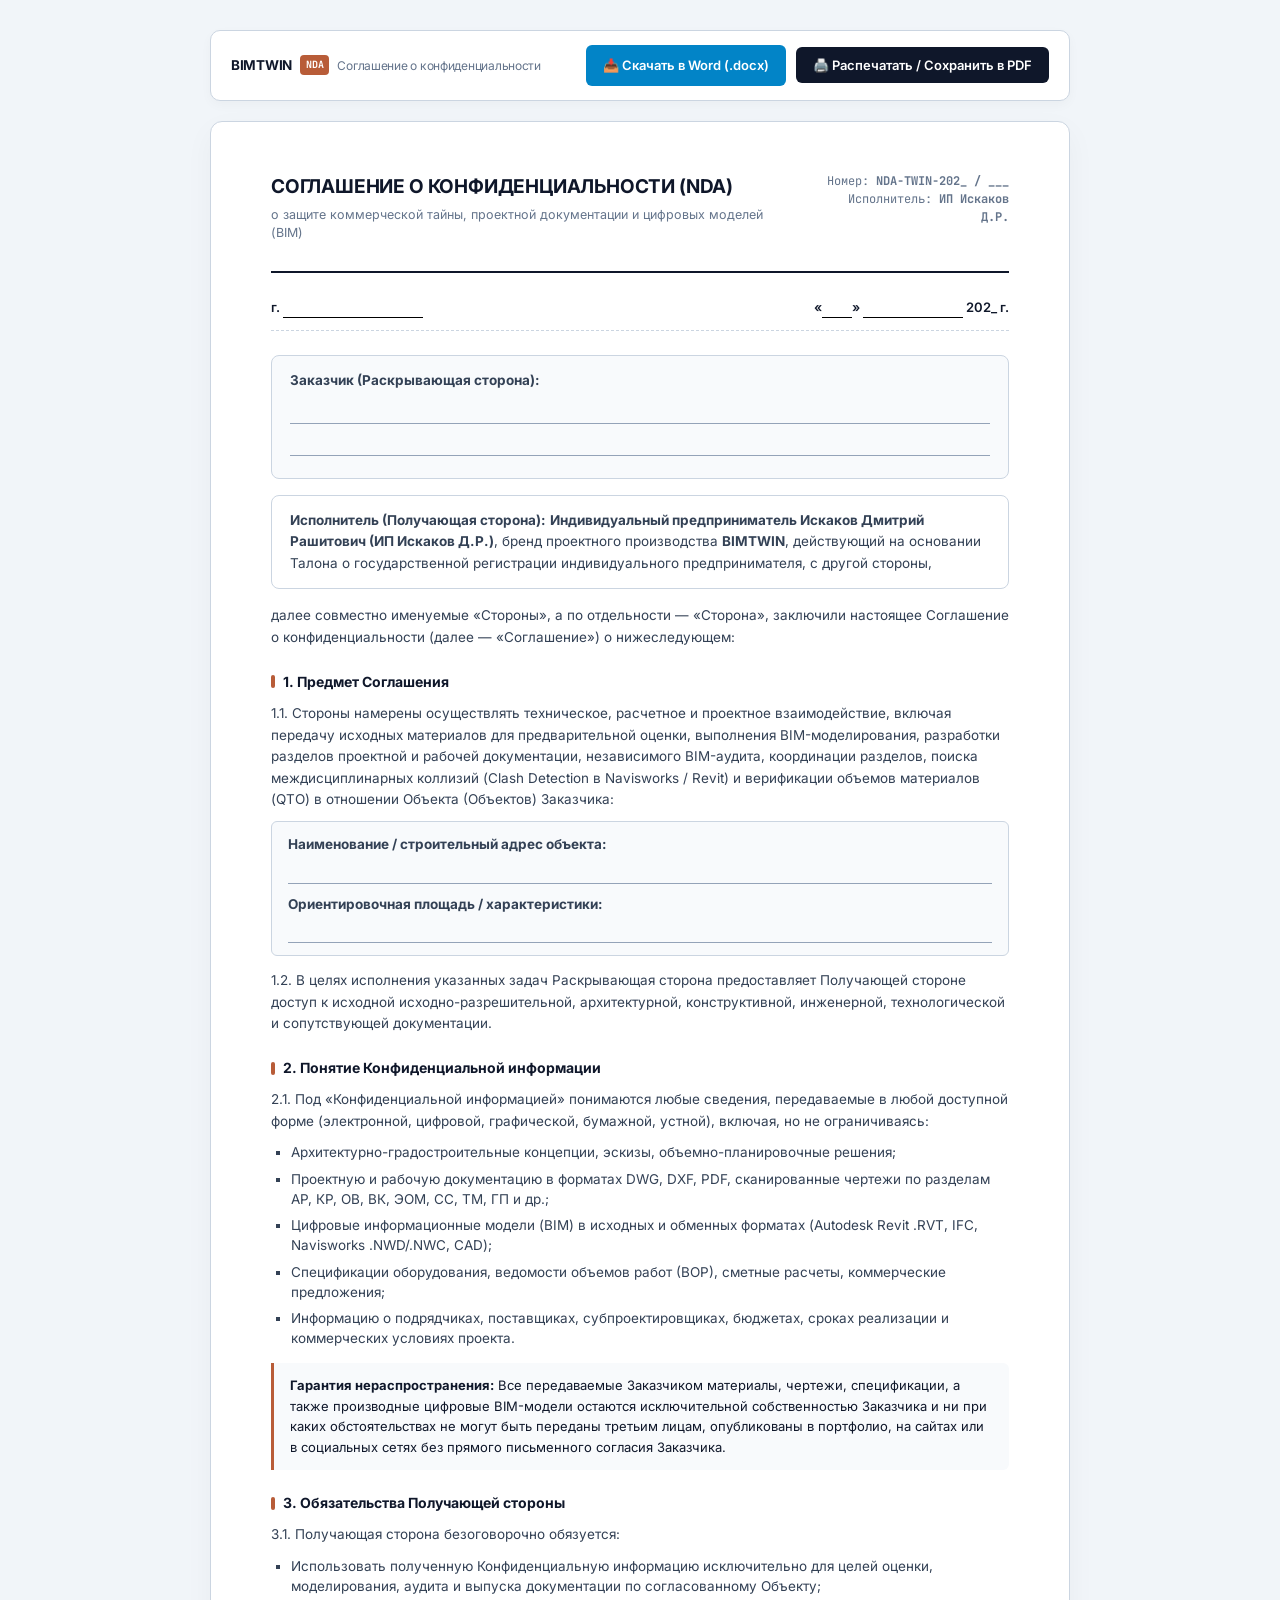
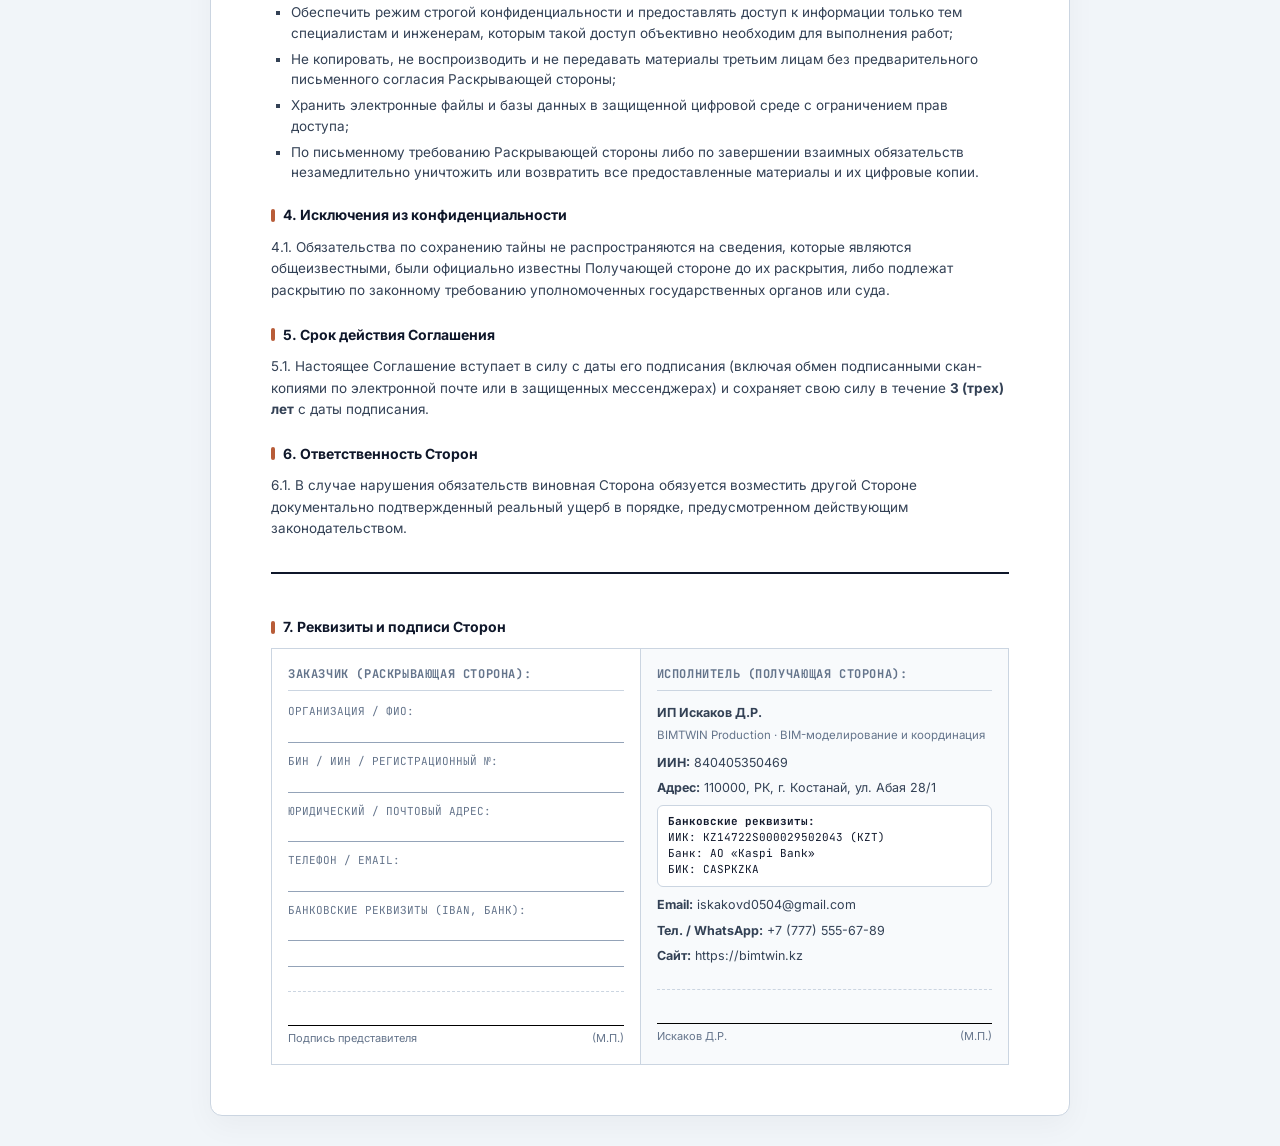
<file: nda.html>
<!DOCTYPE html>
<html lang="ru">
<head>
  <meta charset="utf-8" />
  <meta name="viewport" content="width=device-width, initial-scale=1" />
  <title>Соглашение о неразглашении конфиденциальной информации (NDA) | BIMTWIN</title>
  <style>
    @import url('https://fonts.googleapis.com/css2?family=Inter:wght@400;500;600;700&family=JetBrains+Mono:wght@400;500&display=swap');

    :root {
      --bg: #f1f5f9;
      --paper: #ffffff;
      --text: #0f172a;
      --muted: #64748b;
      --border: #cbd5e1;
      --primary: #0f172a;
      --accent: #b85c38;
      --font: 'Inter', -apple-system, BlinkMacSystemFont, 'Segoe UI', Roboto, sans-serif;
      --mono: 'JetBrains Mono', monospace;
    }

    * { box-sizing: border-box; margin: 0; padding: 0; }
    
    body {
      background: var(--bg);
      color: var(--text);
      font-family: var(--font);
      line-height: 1.6;
      font-size: 13.5px;
      padding: 30px 15px;
      -webkit-font-smoothing: antialiased;
    }

    .toolbar {
      max-width: 860px;
      margin: 0 auto 20px;
      display: flex;
      justify-content: space-between;
      align-items: center;
      gap: 12px;
      background: var(--paper);
      padding: 14px 20px;
      border-radius: 10px;
      border: 1px solid var(--border);
      box-shadow: 0 4px 12px rgba(0,0,0,0.03);
    }

    .toolbar__brand {
      display: flex;
      align-items: center;
      gap: 8px;
      font-weight: 700;
      letter-spacing: -0.02em;
    }

    .toolbar__brand span {
      background: var(--accent);
      color: #fff;
      font-size: 10px;
      padding: 2px 6px;
      border-radius: 4px;
      font-family: var(--mono);
    }

    .toolbar__actions {
      display: flex;
      gap: 10px;
      align-items: center;
    }

    .btn {
      display: inline-flex;
      align-items: center;
      gap: 8px;
      padding: 9px 16px;
      font-size: 13px;
      font-weight: 600;
      border-radius: 6px;
      cursor: pointer;
      text-decoration: none;
      transition: all .15s ease;
      font-family: var(--font);
      border: 1px solid transparent;
    }

    .btn-docx {
      background: #0284c7;
      color: #ffffff;
    }
    .btn-docx:hover { background: #0369a1; }

    .btn-print {
      background: var(--primary);
      color: #ffffff;
    }
    .btn-print:hover { opacity: 0.9; }

    .paper {
      max-width: 860px;
      margin: 0 auto;
      background: var(--paper);
      padding: 50px 60px;
      border-radius: 12px;
      border: 1px solid var(--border);
      box-shadow: 0 10px 30px rgba(0,0,0,0.04);
    }

    .doc-header {
      border-bottom: 2px solid var(--primary);
      padding-bottom: 20px;
      margin-bottom: 24px;
      display: flex;
      justify-content: space-between;
      align-items: flex-start;
      gap: 20px;
    }

    .doc-title h1 {
      font-size: 19px;
      font-weight: 700;
      letter-spacing: -0.01em;
      margin-bottom: 4px;
      color: var(--primary);
    }

    .doc-title p {
      color: var(--muted);
      font-size: 12.5px;
      line-height: 1.4;
    }

    .doc-meta {
      text-align: right;
      font-family: var(--mono);
      font-size: 12px;
      color: var(--muted);
      line-height: 1.5;
    }

    .city-date-row {
      display: flex;
      justify-content: space-between;
      margin-bottom: 24px;
      font-weight: 600;
      font-size: 13px;
      color: var(--text);
      border-bottom: 1px dashed var(--border);
      padding-bottom: 12px;
    }

    .fill-line {
      display: inline-block;
      min-width: 180px;
      border-bottom: 1px solid #000;
      vertical-align: bottom;
    }

    .preamble {
      margin-bottom: 20px;
      text-align: left;
    }

    .preamble-block {
      background: #f8fafc;
      border: 1px solid var(--border);
      border-radius: 8px;
      padding: 14px 18px;
      margin-bottom: 16px;
    }

    .preamble-block p {
      margin-bottom: 8px;
      text-align: left;
    }
    .preamble-block p:last-child { margin-bottom: 0; }

    .line-slot {
      display: block;
      width: 100%;
      height: 24px;
      border-bottom: 1px solid #94a3b8;
      margin-top: 4px;
      margin-bottom: 8px;
    }

    h2 {
      font-size: 14px;
      font-weight: 700;
      margin: 22px 0 10px;
      color: var(--primary);
      display: flex;
      align-items: center;
      gap: 8px;
    }

    h2::before {
      content: "";
      display: inline-block;
      width: 4px;
      height: 13px;
      background: var(--accent);
      border-radius: 2px;
    }

    p {
      margin-bottom: 10px;
      color: #334155;
      text-align: left;
      line-height: 1.6;
    }

    ul {
      padding-left: 20px;
      list-style-type: square;
      margin-bottom: 12px;
    }

    li { 
      margin-bottom: 6px;
      color: #334155;
      text-align: left;
      line-height: 1.5;
    }

    .highlight-box {
      background: #f8fafc;
      border-left: 3px solid var(--accent);
      padding: 12px 16px;
      margin: 14px 0;
      border-radius: 0 6px 6px 0;
      font-size: 13px;
    }

    /* REQUISITES & SIGNATURES TABLE */
    .req-section {
      margin-top: 32px;
      padding-top: 20px;
      border-top: 2px solid var(--primary);
      page-break-inside: avoid;
    }

    .req-table {
      width: 100%;
      border-collapse: collapse;
      table-layout: fixed;
      page-break-inside: avoid;
    }

    .req-table td {
      vertical-align: top;
      width: 50%;
      padding: 16px;
      border: 1px solid var(--border);
      background: #ffffff;
    }

    .req-table td.contractor {
      background: #f8fafc;
    }

    .req-table h3 {
      font-size: 12px;
      text-transform: uppercase;
      font-family: var(--mono);
      color: var(--muted);
      margin-bottom: 12px;
      letter-spacing: 0.05em;
      border-bottom: 1px solid var(--border);
      padding-bottom: 6px;
    }

    .req-table p {
      font-size: 12.5px;
      line-height: 1.55;
      margin-bottom: 6px;
    }

    .client-field {
      margin-bottom: 10px;
    }
    .client-field label {
      display: block;
      font-size: 11px;
      color: var(--muted);
      text-transform: uppercase;
      font-family: var(--mono);
      margin-bottom: 2px;
    }
    .client-field .blank-line {
      display: block;
      width: 100%;
      height: 20px;
      border-bottom: 1px solid #94a3b8;
    }

    .bank-card {
      background: #ffffff;
      border: 1px solid var(--border);
      border-radius: 6px;
      padding: 8px 10px;
      margin: 8px 0;
      font-family: var(--mono);
      font-size: 11px;
      line-height: 1.45;
    }

    .sig-area {
      margin-top: 24px;
      padding-top: 10px;
      border-top: 1px dashed var(--border);
    }
    .sig-area .line {
      display: block;
      width: 100%;
      height: 24px;
      border-bottom: 1px solid #000;
      margin-bottom: 4px;
    }
    .sig-area .caption {
      font-size: 11px;
      color: var(--muted);
      display: flex;
      justify-content: space-between;
    }

    @media print {
      body { background: #fff; padding: 0; font-size: 11pt; color: #000; }
      .toolbar { display: none !important; }
      .paper { box-shadow: none; border: none; padding: 0; max-width: 100%; }
      h2 { page-break-after: avoid; }
      .req-section, .req-table { page-break-inside: avoid !important; }
      .preamble-block { background: #fff; border: 1px solid #ccc; }
      .req-table td { border: 1px solid #000 !important; }
      .req-table td.contractor { background: #fff !important; }
      .bank-card { border: 1px solid #ccc; background: #fff; }
    }

    @media (max-width: 768px) {
      .paper { padding: 24px 16px; }
      .doc-header { flex-direction: column; }
      .doc-meta { text-align: left; }
      .req-table { display: block; }
      .req-table tr, .req-table td { display: block; width: 100%; }
      .req-table td:first-child { margin-bottom: 16px; }
      .toolbar { flex-direction: column; align-items: stretch; }
      .toolbar__actions { justify-content: stretch; }
      .toolbar__actions .btn { flex: 1; justify-content: center; }
    }
  </style>
</head>
<body>

  <div class="toolbar">
    <div class="toolbar__brand">
      BIMTWIN<span>NDA</span>
      <small style="color:var(--muted); font-size:12px; font-weight:normal;">Соглашение о конфиденциальности</small>
    </div>
    <div class="toolbar__actions">
      <a class="btn btn-docx" href="nda.docx" download="NDA_BIMTWIN_Template.docx">
        📥 Скачать в Word (.docx)
      </a>
      <button class="btn btn-print" onclick="window.print()">
        🖨️ Распечатать / Сохранить в PDF
      </button>
    </div>
  </div>

  <main class="paper">
    <header class="doc-header">
      <div class="doc-title">
        <h1>СОГЛАШЕНИЕ О КОНФИДЕНЦИАЛЬНОСТИ (NDA)</h1>
        <p>о защите коммерческой тайны, проектной документации и цифровых моделей (BIM)</p>
      </div>
      <div class="doc-meta">
        <div>Номер: <strong>NDA-TWIN-202_ / ___</strong></div>
        <div>Исполнитель: <strong>ИП Искаков Д.Р.</strong></div>
      </div>
    </header>

    <div class="city-date-row">
      <div>г. <span class="fill-line" style="min-width: 140px;"></span></div>
      <div>«<span class="fill-line" style="min-width: 30px;"></span>» <span class="fill-line" style="min-width: 100px;"></span> 202_ г.</div>
    </div>

    <div class="preamble">
      <div class="preamble-block">
        <p><strong>Заказчик (Раскрывающая сторона):</strong></p>
        <span class="line-slot" title="Наименование организации или ФИО Заказчика"></span>
        <span class="line-slot" title="в лице Должность, ФИО представителя и основание полномочий"></span>
      </div>

      <div class="preamble-block" style="background:#ffffff;">
        <p>
          <strong>Исполнитель (Получающая сторона):</strong> <strong>Индивидуальный предприниматель Искаков Дмитрий Рашитович (ИП Искаков Д.Р.)</strong>, бренд проектного производства <strong>BIMTWIN</strong>, действующий на основании Талона о государственной регистрации индивидуального предпринимателя, с другой стороны,
        </p>
      </div>

      <p style="margin-top: 10px;">
        далее совместно именуемые «Стороны», а по отдельности — «Сторона», заключили настоящее Соглашение о конфиденциальности (далее — «Соглашение») о нижеследующем:
      </p>
    </div>

    <h2>1. Предмет Соглашения</h2>
    <p>
      1.1. Стороны намерены осуществлять техническое, расчетное и проектное взаимодействие, включая передачу исходных материалов для предварительной оценки, выполнения BIM-моделирования, разработки разделов проектной и рабочей документации, независимого BIM-аудита, координации разделов, поиска междисциплинарных коллизий (Clash Detection в Navisworks / Revit) и верификации объемов материалов (QTO) в отношении Объекта (Объектов) Заказчика:
    </p>
    
    <div style="background:#f8fafc; border:1px solid var(--border); border-radius:6px; padding:12px 16px; margin:10px 0 14px;">
      <p style="margin-bottom:4px;"><strong>Наименование / строительный адрес объекта:</strong></p>
      <span class="line-slot"></span>
      <p style="margin-bottom:4px; margin-top:10px;"><strong>Ориентировочная площадь / характеристики:</strong></p>
      <span class="line-slot" style="margin-bottom:0;"></span>
    </div>

    <p>
      1.2. В целях исполнения указанных задач Раскрывающая сторона предоставляет Получающей стороне доступ к исходной исходно-разрешительной, архитектурной, конструктивной, инженерной, технологической и сопутствующей документации.
    </p>

    <h2>2. Понятие Конфиденциальной информации</h2>
    <p>
      2.1. Под «Конфиденциальной информацией» понимаются любые сведения, передаваемые в любой доступной форме (электронной, цифровой, графической, бумажной, устной), включая, но не ограничиваясь:
    </p>
    <ul>
      <li>Архитектурно-градостроительные концепции, эскизы, объемно-планировочные решения;</li>
      <li>Проектную и рабочую документацию в форматах DWG, DXF, PDF, сканированные чертежи по разделам АР, КР, ОВ, ВК, ЭОМ, СС, ТМ, ГП и др.;</li>
      <li>Цифровые информационные модели (BIM) в исходных и обменных форматах (Autodesk Revit .RVT, IFC, Navisworks .NWD/.NWC, CAD);</li>
      <li>Спецификации оборудования, ведомости объемов работ (ВОР), сметные расчеты, коммерческие предложения;</li>
      <li>Информацию о подрядчиках, поставщиках, субпроектировщиках, бюджетах, сроках реализации и коммерческих условиях проекта.</li>
    </ul>

    <div class="highlight-box">
      <strong>Гарантия нераспространения:</strong> Все передаваемые Заказчиком материалы, чертежи, спецификации, а также производные цифровые BIM-модели остаются исключительной собственностью Заказчика и ни при каких обстоятельствах не могут быть переданы третьим лицам, опубликованы в портфолио, на сайтах или в социальных сетях без прямого письменного согласия Заказчика.
    </div>

    <h2>3. Обязательства Получающей стороны</h2>
    <p>3.1. Получающая сторона безоговорочно обязуется:</p>
    <ul>
      <li>Использовать полученную Конфиденциальную информацию исключительно для целей оценки, моделирования, аудита и выпуска документации по согласованному Объекту;</li>
      <li>Обеспечить режим строгой конфиденциальности и предоставлять доступ к информации только тем специалистам и инженерам, которым такой доступ объективно необходим для выполнения работ;</li>
      <li>Не копировать, не воспроизводить и не передавать материалы третьим лицам без предварительного письменного согласия Раскрывающей стороны;</li>
      <li>Хранить электронные файлы и базы данных в защищенной цифровой среде с ограничением прав доступа;</li>
      <li>По письменному требованию Раскрывающей стороны либо по завершении взаимных обязательств незамедлительно уничтожить или возвратить все предоставленные материалы и их цифровые копии.</li>
    </ul>

    <h2>4. Исключения из конфиденциальности</h2>
    <p>
      4.1. Обязательства по сохранению тайны не распространяются на сведения, которые являются общеизвестными, были официально известны Получающей стороне до их раскрытия, либо подлежат раскрытию по законному требованию уполномоченных государственных органов или суда.
    </p>

    <h2>5. Срок действия Соглашения</h2>
    <p>
      5.1. Настоящее Соглашение вступает в силу с даты его подписания (включая обмен подписанными скан-копиями по электронной почте или в защищенных мессенджерах) и сохраняет свою силу в течение <strong>3 (трех) лет</strong> с даты подписания.
    </p>

    <h2>6. Ответственность Сторон</h2>
    <p>
      6.1. В случае нарушения обязательств виновная Сторона обязуется возместить другой Стороне документально подтвержденный реальный ущерб в порядке, предусмотренном действующим законодательством.
    </p>

    <!-- 7. REQUISITES & SIGNATURES -->
    <div class="req-section">
      <h2>7. Реквизиты и подписи Сторон</h2>

      <table class="req-table">
        <tr>
          <!-- CLIENT -->
          <td>
            <h3>Заказчик (Раскрывающая сторона):</h3>
            
            <div class="client-field">
              <label>Организация / ФИО:</label>
              <span class="blank-line"></span>
            </div>

            <div class="client-field">
              <label>БИН / ИИН / Регистрационный №:</label>
              <span class="blank-line"></span>
            </div>

            <div class="client-field">
              <label>Юридический / почтовый адрес:</label>
              <span class="blank-line"></span>
            </div>

            <div class="client-field">
              <label>Телефон / Email:</label>
              <span class="blank-line"></span>
            </div>

            <div class="client-field">
              <label>Банковские реквизиты (IBAN, Банк):</label>
              <span class="blank-line"></span>
              <span class="blank-line" style="margin-top:6px;"></span>
            </div>

            <div class="sig-area">
              <span class="line"></span>
              <div class="caption">
                <span>Подпись представителя</span>
                <span>(М.П.)</span>
              </div>
            </div>
          </td>

          <!-- CONTRACTOR -->
          <td class="contractor">
            <h3>Исполнитель (Получающая сторона):</h3>
            
            <p><strong>ИП Искаков Д.Р.</strong></p>
            <p style="color:var(--muted); font-size:11.5px; margin-top:-2px;">BIMTWIN Production · BIM-моделирование и координация</p>
            
            <p style="margin-top:8px;"><strong>ИИН:</strong> 840405350469</p>
            <p><strong>Адрес:</strong> 110000, РК, г. Костанай, ул. Абая 28/1</p>

            <div class="bank-card">
              <strong>Банковские реквизиты:</strong><br>
              ИИК: KZ14722S000029502043 (KZT)<br>
              Банк: АО «Kaspi Bank»<br>
              БИК: CASPKZKA
            </div>

            <p><strong>Email:</strong> iskakovd0504@gmail.com</p>
            <p><strong>Тел. / WhatsApp:</strong> +7 (777) 555-67-89</p>
            <p><strong>Сайт:</strong> https://bimtwin.kz</p>

            <div class="sig-area">
              <span class="line"></span>
              <div class="caption">
                <span>Искаков Д.Р.</span>
                <span>(М.П.)</span>
              </div>
            </div>
          </td>
        </tr>
      </table>
    </div>
  </main>

</body>
</html>
</file>
